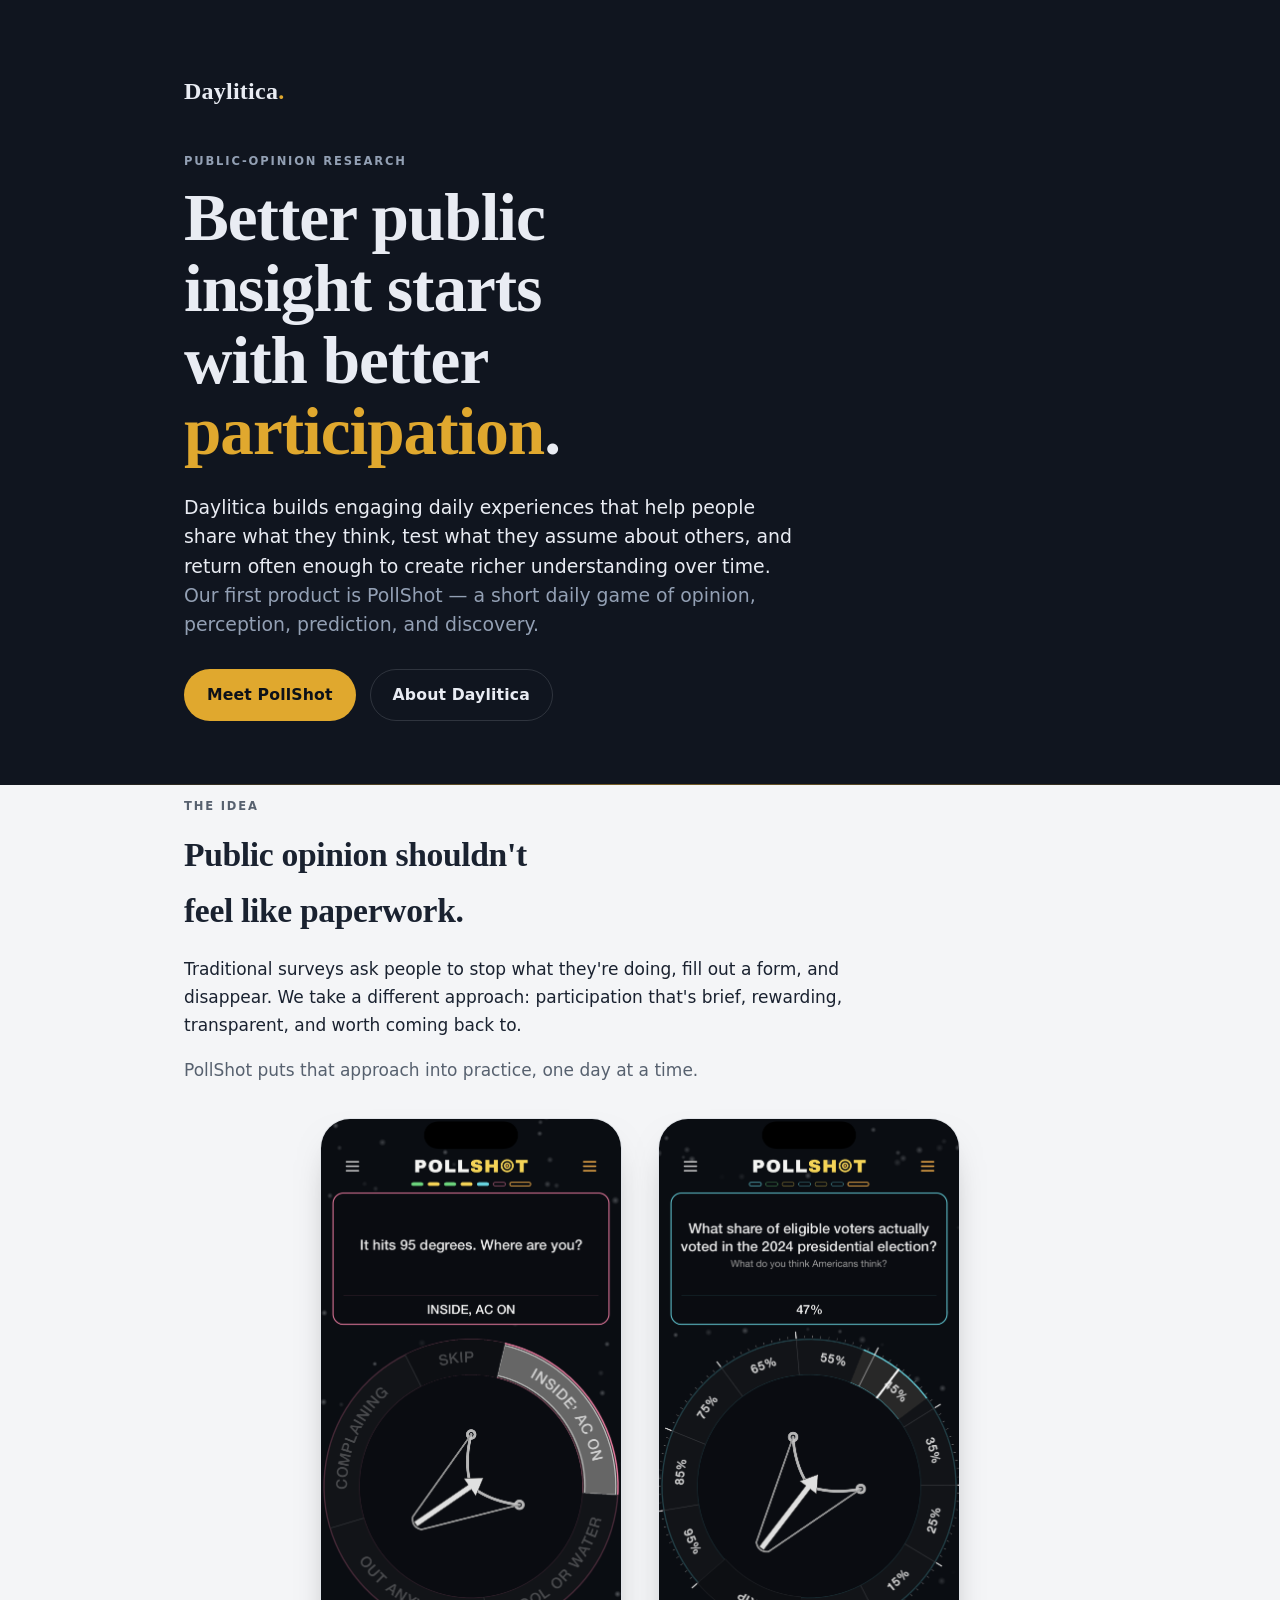
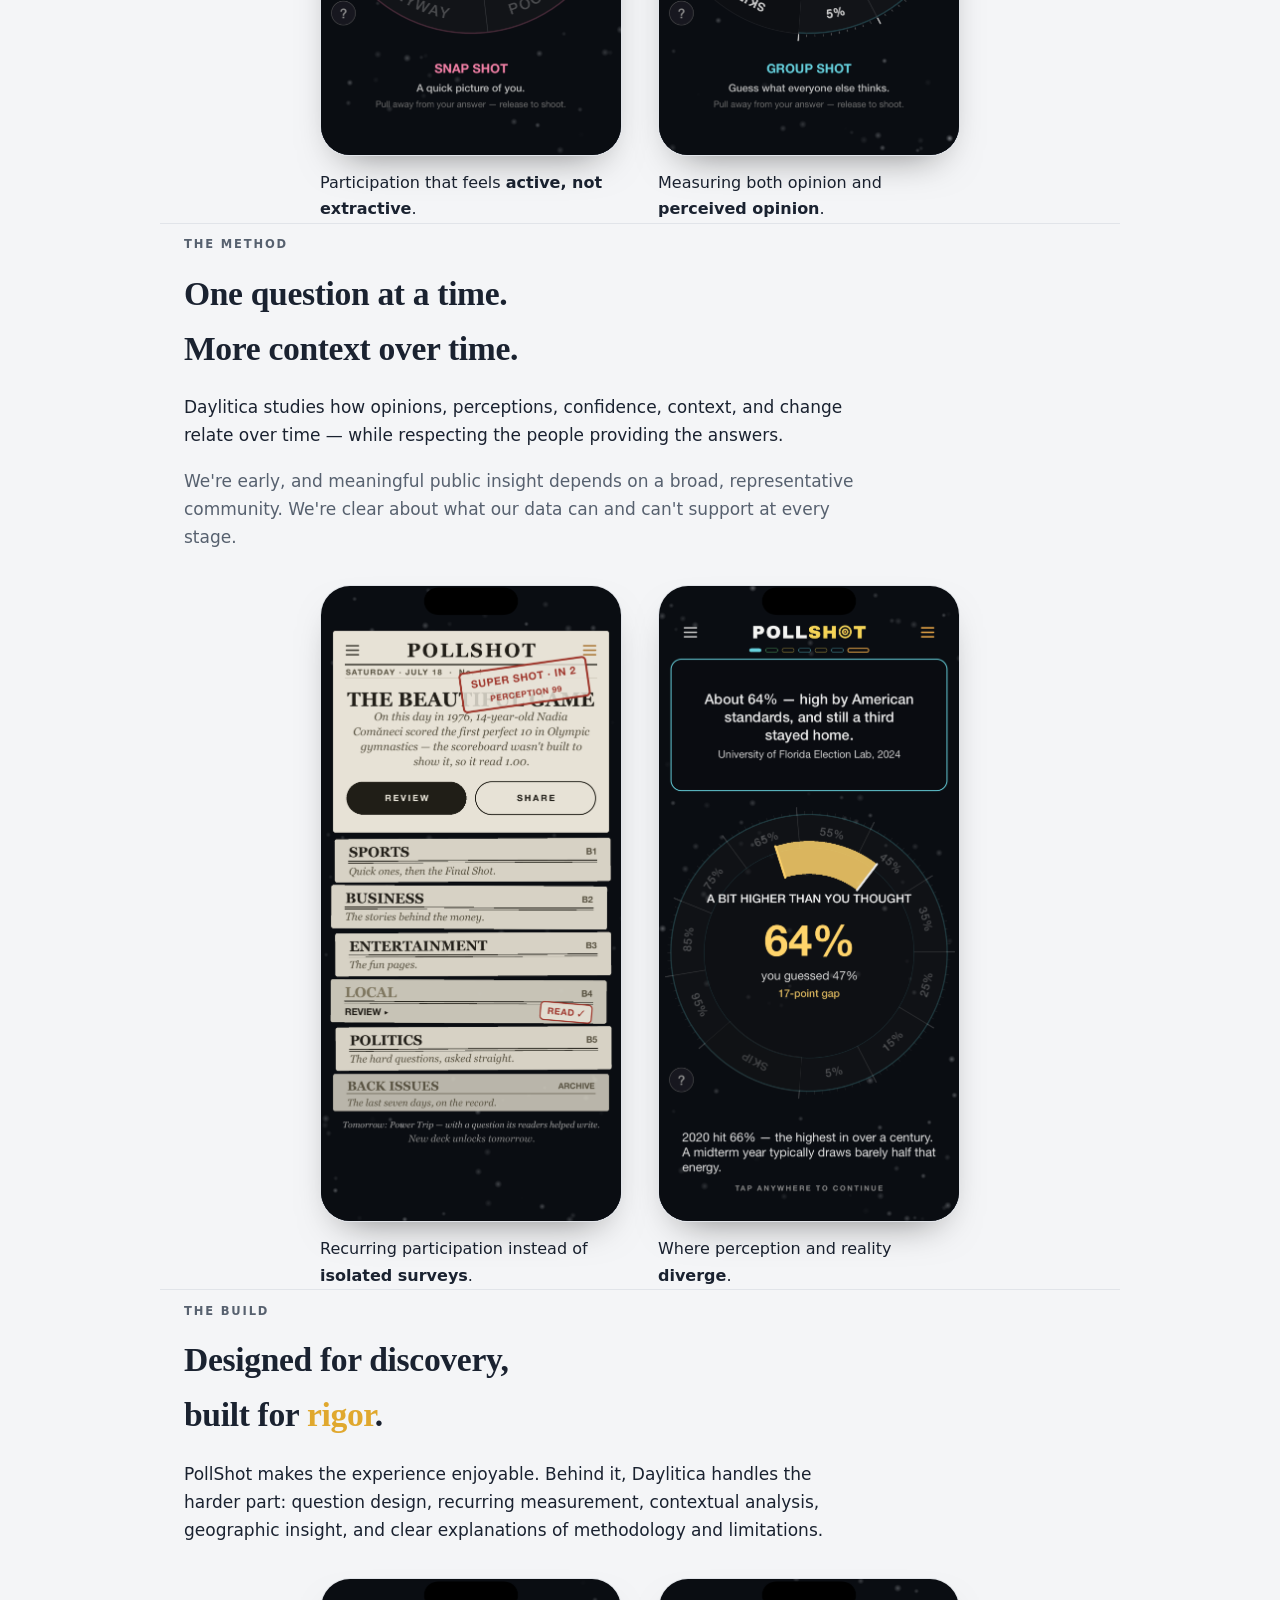
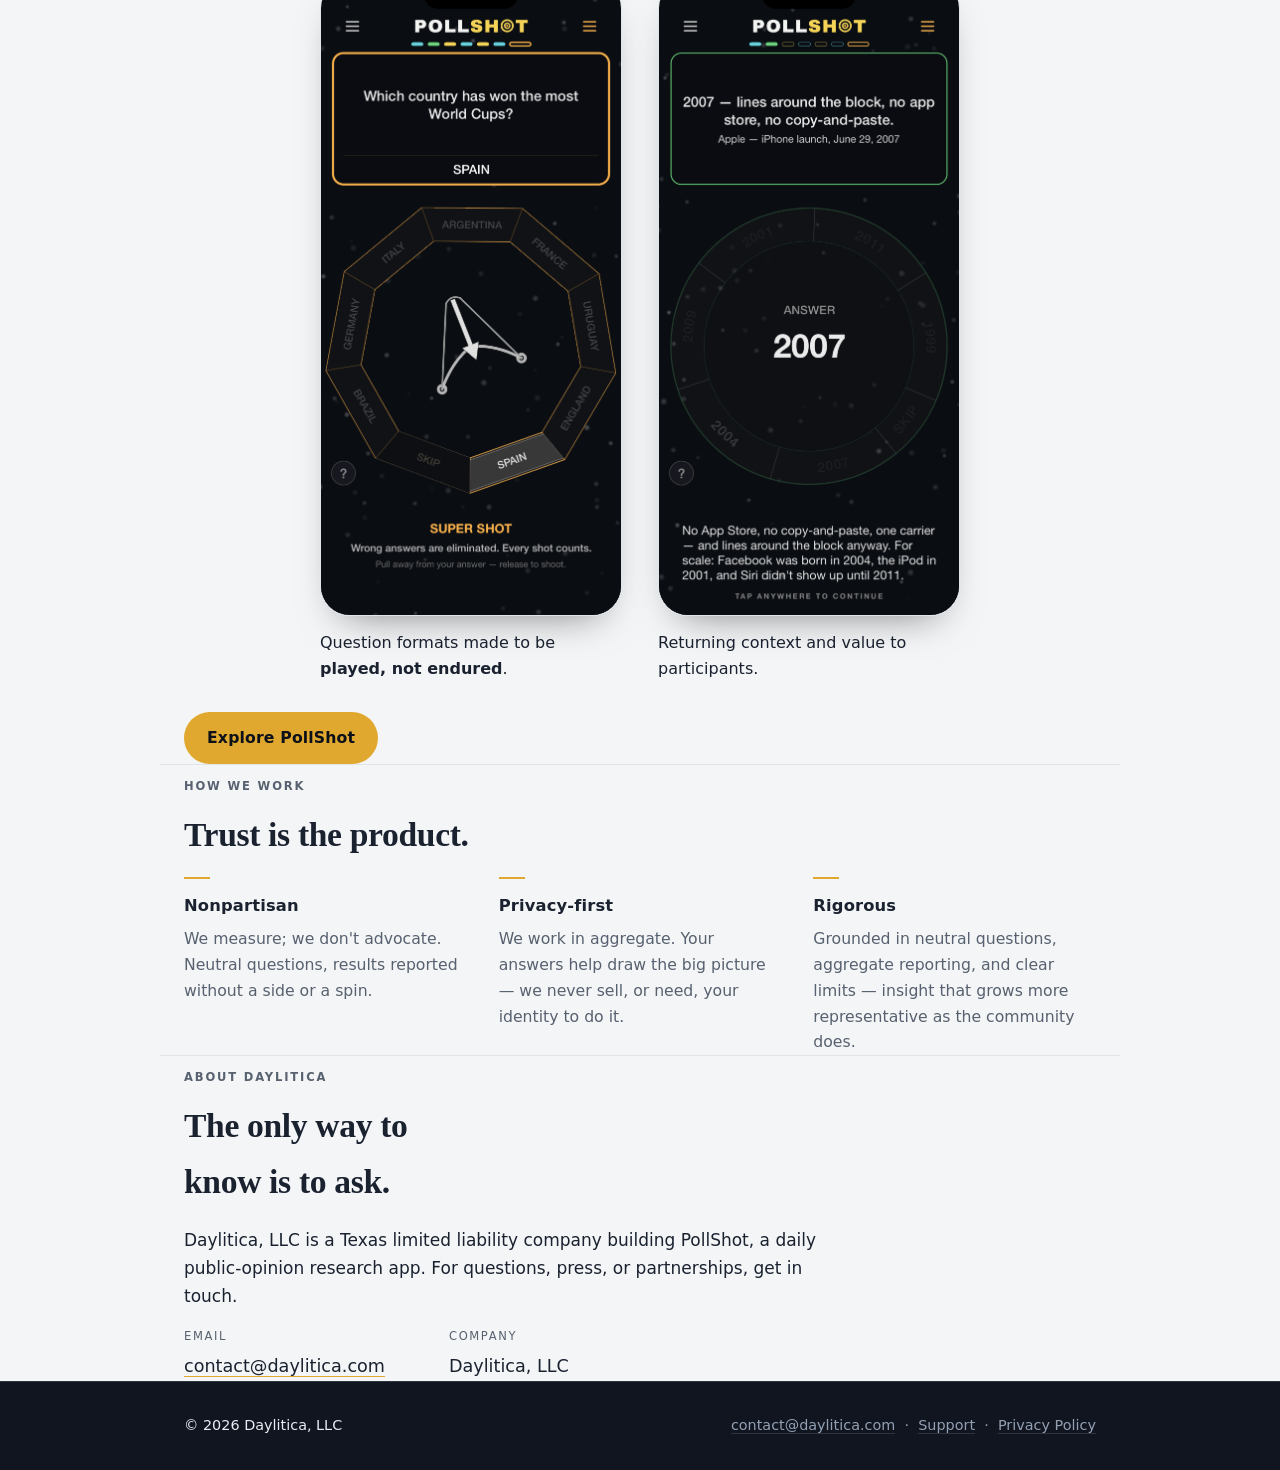
<file: index.html>
<!doctype html>
<html lang="en" data-brand="daylitica">
<head>
  <meta charset="utf-8">
  <title>Daylitica — better public insight starts with better participation</title>
  <meta name="viewport" content="width=device-width, initial-scale=1">
  <meta name="description" content="Daylitica, LLC builds engaging daily experiences that help people share what they think and test what they assume about others. Our first product is PollShot.">
  <link rel="stylesheet" href="style.css">
</head>
<body>
  <header class="hero">
    <div class="wrap">
      <p class="brand">Daylitica<span class="dot">.</span></p>
      <p class="eyebrow">Public-opinion research</p>
      <h1 class="thesis">Better public insight starts with better <em>participation</em>.</h1>
      <p class="lede">Daylitica builds engaging daily experiences that help people share what they think, test what they assume about others, and return often enough to create richer understanding over time. <span class="soft">Our first product is PollShot — a short daily game of opinion, perception, prediction, and discovery.</span></p>
      <div class="cta-row">
        <a class="btn btn-primary" href="https://pollshot.com">Meet PollShot</a>
        <a class="btn btn-ghost" href="#about">About Daylitica</a>
      </div>
    </div>
  </header>

  <main>
    <section class="wrap">
      <p class="eyebrow">The idea</p>
      <h2>Public opinion shouldn't feel like paperwork.</h2>
      <p>Traditional surveys ask people to stop what they're doing, fill out a form, and disappear. We take a different approach: participation that's brief, rewarding, transparent, and worth coming back to.</p>
      <p class="muted">PollShot puts that approach into practice, one day at a time.</p>
      <div class="shots two">
        <figure class="shot">
          <div class="shot-frame"><img src="img/shot-hero-dial.png" alt="A PollShot question answered on a radial dial rather than a form."></div>
          <figcaption class="shot-caption">Participation that feels <strong>active, not extractive</strong>.</figcaption>
        </figure>
        <figure class="shot">
          <div class="shot-frame"><img src="img/shot-group-guess.png" alt="A Group Shot asking the participant to estimate what others think."></div>
          <figcaption class="shot-caption">Measuring both opinion and <strong>perceived opinion</strong>.</figcaption>
        </figure>
      </div>
    </section>

    <section class="wrap">
      <p class="eyebrow">The method</p>
      <h2>One question at a time. More context over time.</h2>
      <p>Daylitica studies how opinions, perceptions, confidence, context, and change relate over time — while respecting the people providing the answers.</p>
      <p class="muted">We're early, and meaningful public insight depends on a broad, representative community. We're clear about what our data can and can't support at every stage.</p>
      <div class="shots two">
        <figure class="shot">
          <div class="shot-frame"><img src="img/shot-frontpage.png" alt="The PollShot daily edition front page, returning each day."></div>
          <figcaption class="shot-caption">Recurring participation instead of <strong>isolated surveys</strong>.</figcaption>
        </figure>
        <figure class="shot">
          <div class="shot-frame"><img src="img/shot-group-reveal.png" alt="A reveal showing the real figure against the participant's estimate, and the gap."></div>
          <figcaption class="shot-caption">Where perception and reality <strong>diverge</strong>.</figcaption>
        </figure>
      </div>
    </section>

    <section class="wrap">
      <p class="eyebrow">The build</p>
      <h2>Designed for discovery, built for <em>rigor</em>.</h2>
      <p>PollShot makes the experience enjoyable. Behind it, Daylitica handles the harder part: question design, recurring measurement, contextual analysis, geographic insight, and clear explanations of methodology and limitations.</p>
      <div class="shots two">
        <figure class="shot">
          <div class="shot-frame"><img src="img/shot-super.png" alt="A PollShot Super Shot, an interactive question format."></div>
          <figcaption class="shot-caption">Question formats made to be <strong>played, not endured</strong>.</figcaption>
        </figure>
        <figure class="shot">
          <div class="shot-frame"><img src="img/shot-reveal.png" alt="A reveal page returning context to the participant after they answer."></div>
          <figcaption class="shot-caption">Returning context and value to participants.</figcaption>
        </figure>
      </div>
      <div class="cta-row">
        <a class="btn btn-primary" href="https://pollshot.com">Explore PollShot</a>
      </div>
    </section>

    <section class="wrap">
      <p class="eyebrow">How we work</p>
      <h2>Trust is the product.</h2>
      <div class="cols">
        <div>
          <h3>Nonpartisan</h3>
          <p>We measure; we don't advocate. Neutral questions, results reported without a side or a spin.</p>
        </div>
        <div>
          <h3>Privacy-first</h3>
          <p>We work in aggregate. Your answers help draw the big picture — we never sell, or need, your identity to do it.</p>
        </div>
        <div>
          <h3>Rigorous</h3>
          <p>Grounded in neutral questions, aggregate reporting, and clear limits — insight that grows more representative as the community does.</p>
        </div>
      </div>
    </section>

    <section id="about" class="wrap">
      <p class="eyebrow">About Daylitica</p>
      <h2>The only way to know is to ask.</h2>
      <p>Daylitica, LLC is a Texas limited liability company building PollShot, a daily public-opinion research app. For questions, press, or partnerships, get in touch.</p>
      <div class="contact-grid">
        <div>
          <div class="label">Email</div>
          <div class="val"><a href="mailto:contact@daylitica.com">contact@daylitica.com</a></div>
        </div>
        <div>
          <div class="label">Company</div>
          <div class="val">Daylitica, LLC</div>
        </div>
      </div>
    </section>
  </main>

  <footer>
    <div class="wrap">
      <span class="legal">© 2026 Daylitica, LLC</span>
      <span><a href="mailto:contact@daylitica.com">contact@daylitica.com</a> &nbsp;·&nbsp; <a href="support.html">Support</a> &nbsp;·&nbsp; <a href="privacy.html">Privacy Policy</a></span>
    </div>
  </footer>
</body>
</html>
</file>
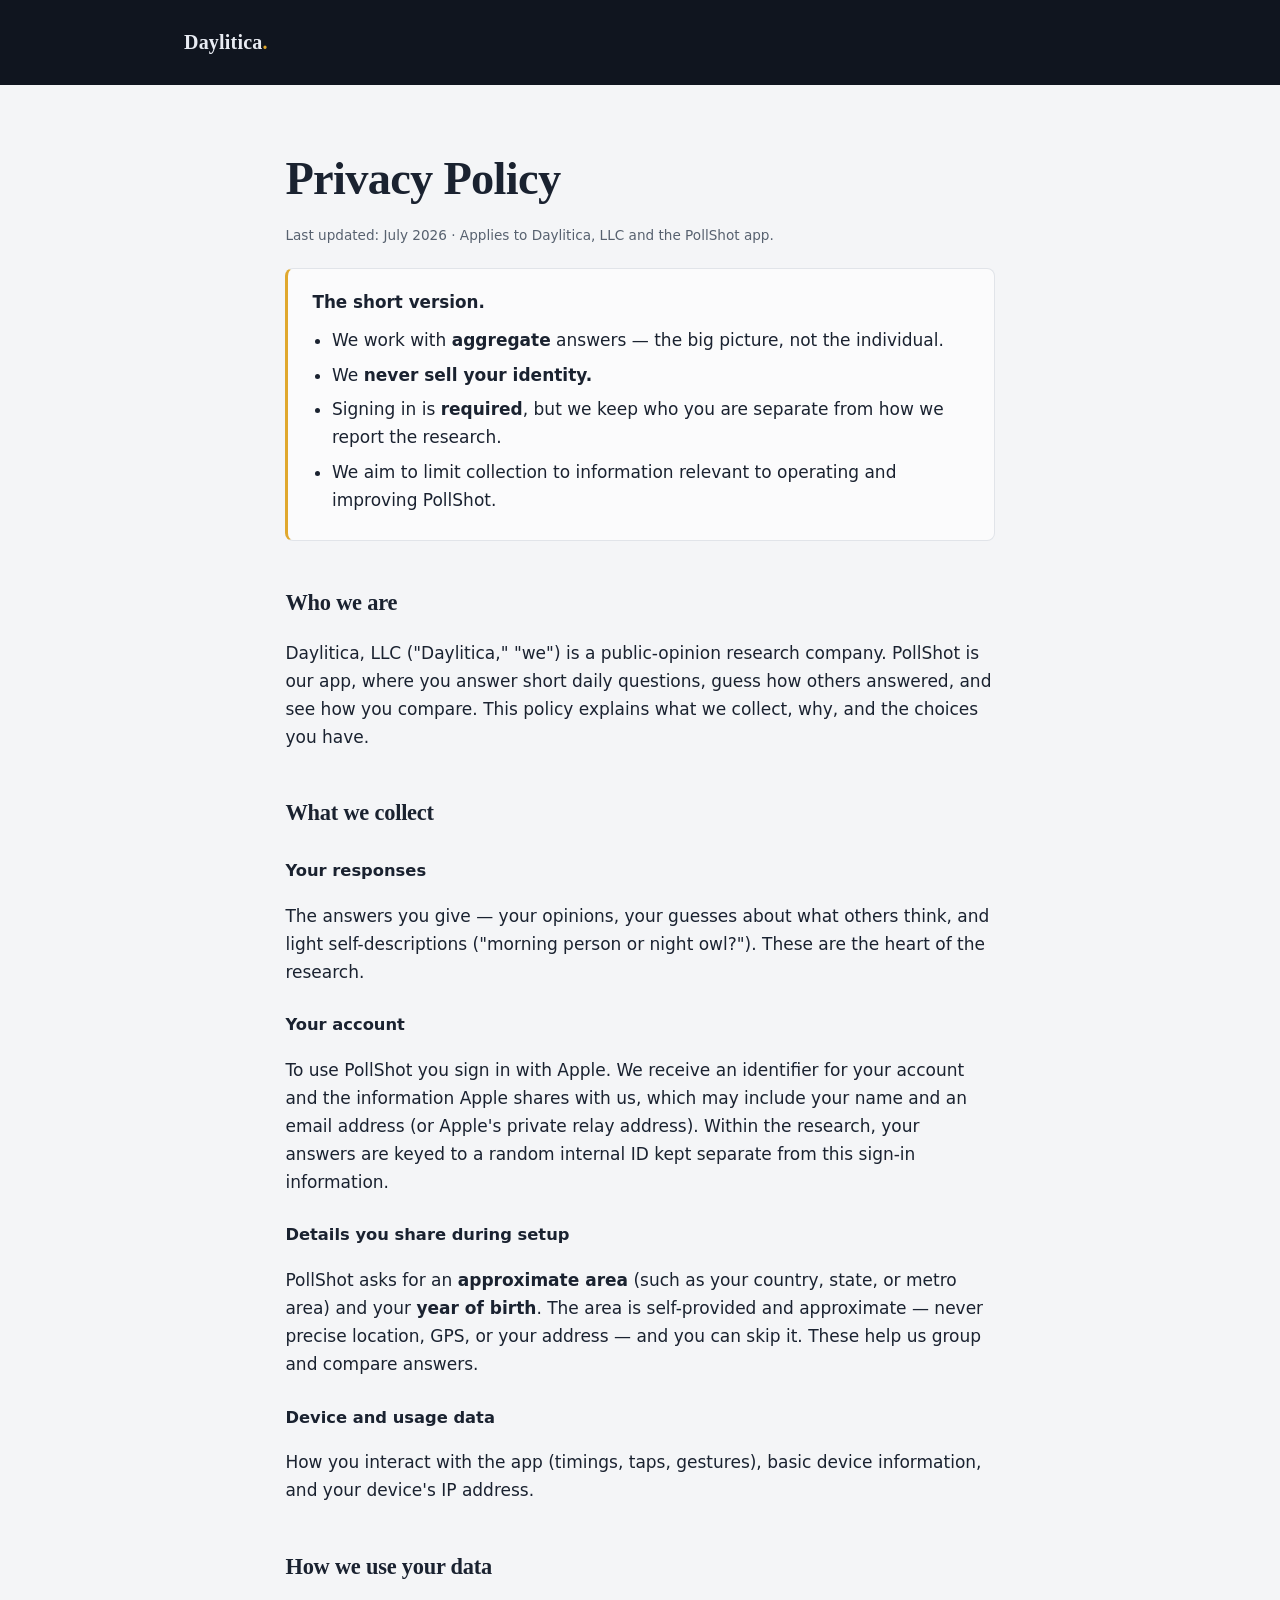
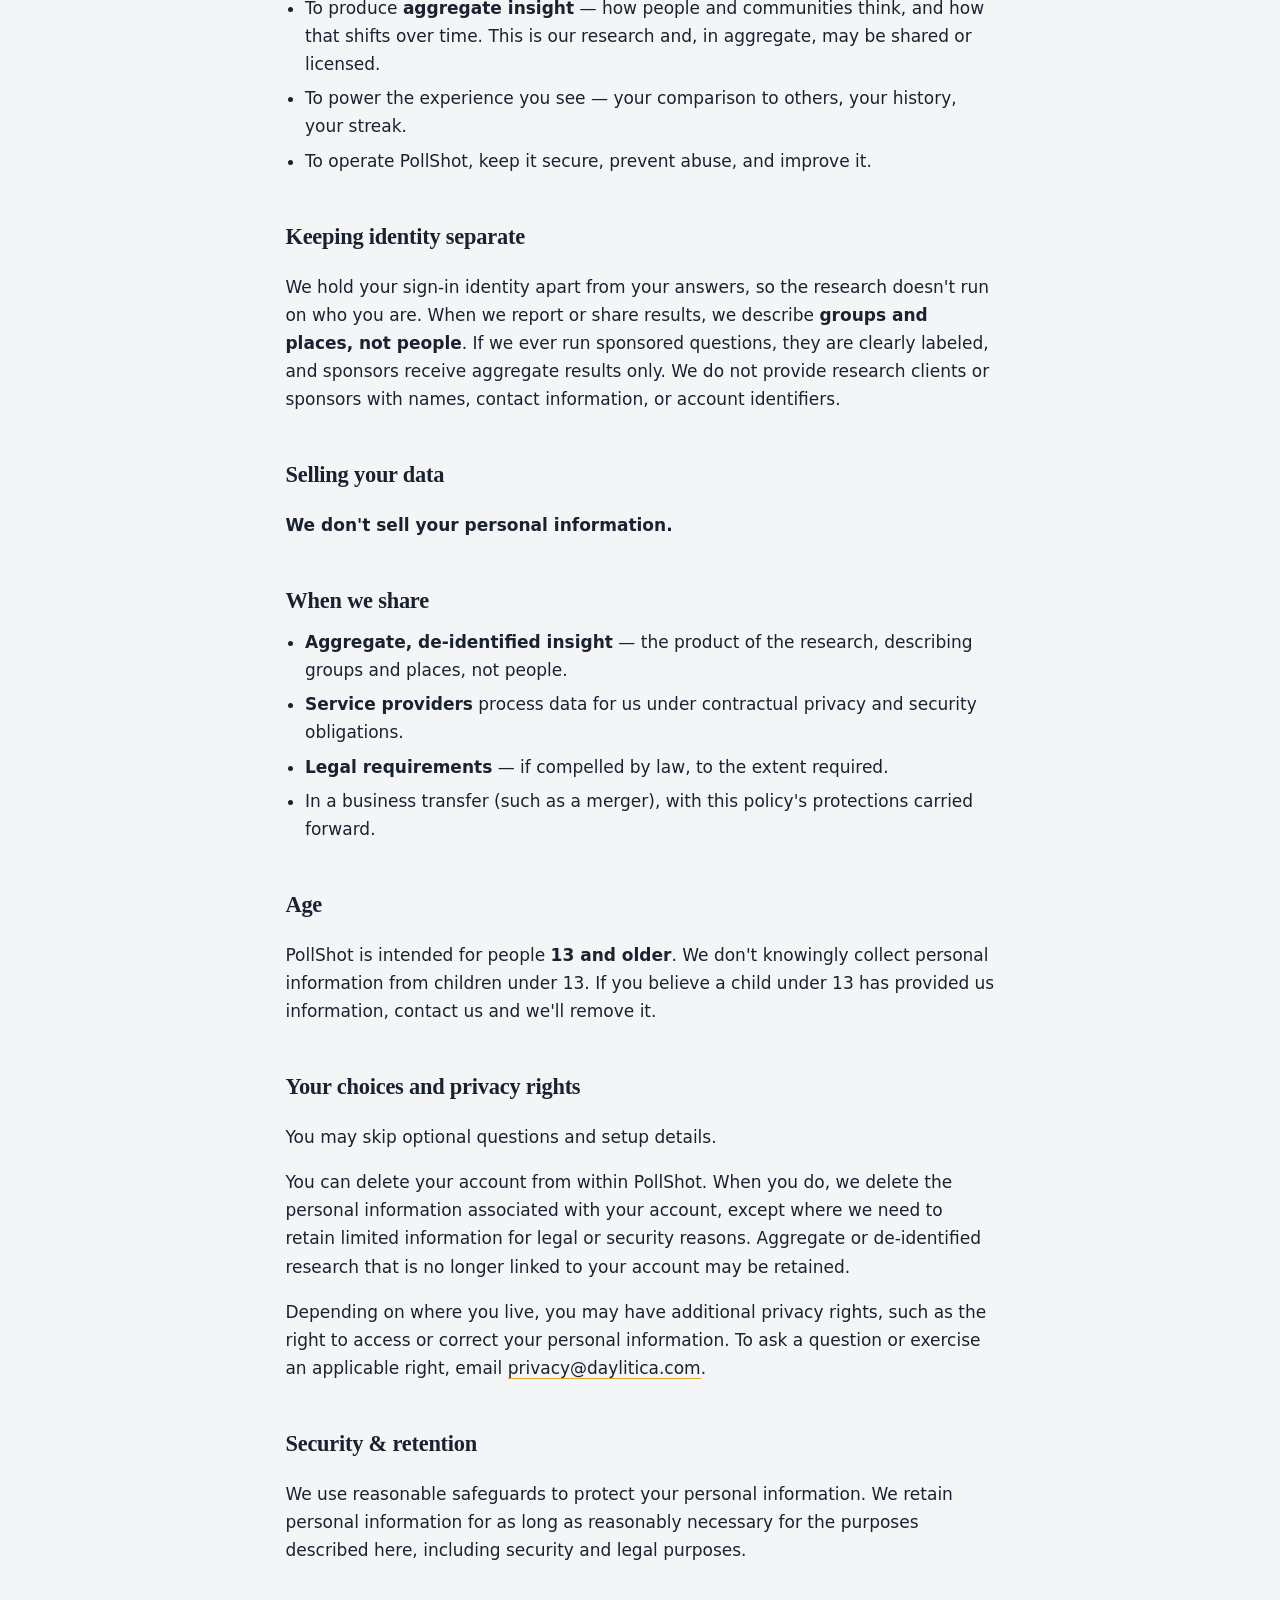
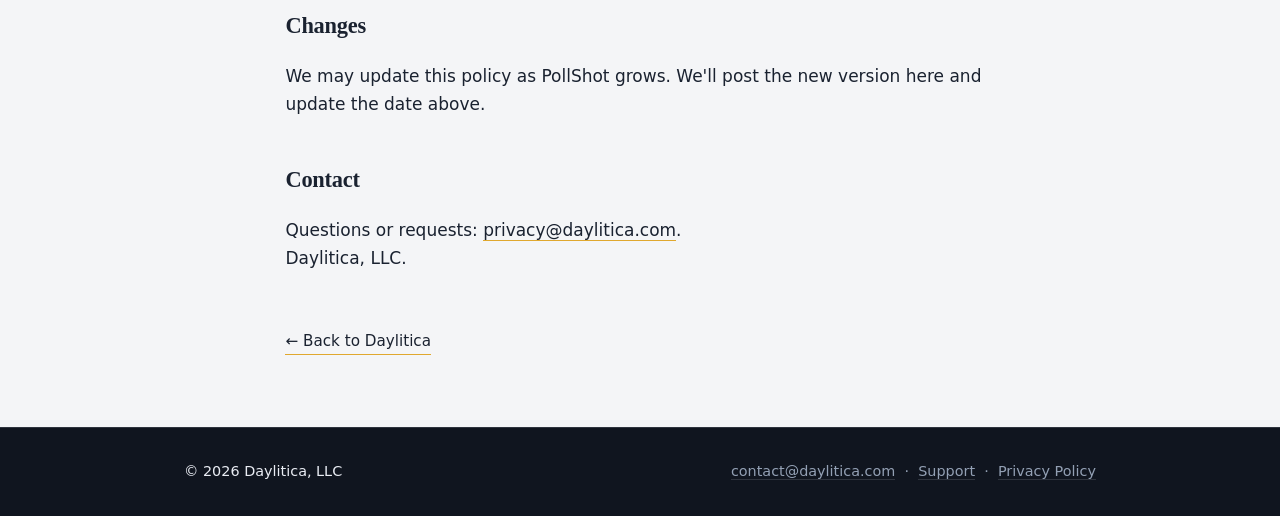
<file: privacy.html>
<!doctype html>
<html lang="en" data-brand="daylitica">
<head>
  <meta charset="utf-8">
  <title>Privacy Policy — Daylitica</title>
  <meta name="viewport" content="width=device-width, initial-scale=1">
  <meta name="description" content="How Daylitica, LLC and PollShot handle your data: in aggregate, pseudonymously, and never by selling your identity.">
  <link rel="stylesheet" href="style.css">
</head>
<body>
  <header class="doc-header">
    <div class="wrap">
      <p class="brand"><a href="index.html">Daylitica<span class="dot">.</span></a></p>
    </div>
  </header>

  <article class="doc">
    <h1>Privacy Policy</h1>
    <p class="updated">Last updated: July 2026 · Applies to Daylitica, LLC and the PollShot app.</p>

    <div class="summary">
      <p><strong>The short version.</strong></p>
      <ul>
        <li>We work with <strong>aggregate</strong> answers — the big picture, not the individual.</li>
        <li>We <strong>never sell your identity.</strong></li>
        <li>Signing in is <strong>required</strong>, but we keep who you are separate from how we report the research.</li>
        <li>We aim to limit collection to information relevant to operating and improving PollShot.</li>
      </ul>
    </div>

    <h2>Who we are</h2>
    <p>Daylitica, LLC ("Daylitica," "we") is a public-opinion research company. PollShot is our app, where you answer short daily questions, guess how others answered, and see how you compare. This policy explains what we collect, why, and the choices you have.</p>

    <h2>What we collect</h2>
    <h3>Your responses</h3>
    <p>The answers you give — your opinions, your guesses about what others think, and light self-descriptions ("morning person or night owl?"). These are the heart of the research.</p>
    <h3>Your account</h3>
    <p>To use PollShot you sign in with Apple. We receive an identifier for your account and the information Apple shares with us, which may include your name and an email address (or Apple's private relay address). Within the research, your answers are keyed to a random internal ID kept separate from this sign-in information.</p>
    <h3>Details you share during setup</h3>
    <p>PollShot asks for an <strong>approximate area</strong> (such as your country, state, or metro area) and your <strong>year of birth</strong>. The area is self-provided and approximate — never precise location, GPS, or your address — and you can skip it. These help us group and compare answers.</p>
    <h3>Device and usage data</h3>
    <p>How you interact with the app (timings, taps, gestures), basic device information, and your device's IP address.</p>

    <h2>How we use your data</h2>
    <ul>
      <li>To produce <strong>aggregate insight</strong> — how people and communities think, and how that shifts over time. This is our research and, in aggregate, may be shared or licensed.</li>
      <li>To power the experience you see — your comparison to others, your history, your streak.</li>
      <li>To operate PollShot, keep it secure, prevent abuse, and improve it.</li>
    </ul>

    <h2>Keeping identity separate</h2>
    <p>We hold your sign-in identity apart from your answers, so the research doesn't run on who you are. When we report or share results, we describe <strong>groups and places, not people</strong>. If we ever run sponsored questions, they are clearly labeled, and sponsors receive aggregate results only. We do not provide research clients or sponsors with names, contact information, or account identifiers.</p>

    <h2>Selling your data</h2>
    <p><strong>We don't sell your personal information.</strong></p>

    <h2>When we share</h2>
    <ul>
      <li><strong>Aggregate, de-identified insight</strong> — the product of the research, describing groups and places, not people.</li>
      <li><strong>Service providers</strong> process data for us under contractual privacy and security obligations.</li>
      <li><strong>Legal requirements</strong> — if compelled by law, to the extent required.</li>
      <li>In a business transfer (such as a merger), with this policy's protections carried forward.</li>
    </ul>

    <h2>Age</h2>
    <p>PollShot is intended for people <strong>13 and older</strong>. We don't knowingly collect personal information from children under 13. If you believe a child under 13 has provided us information, contact us and we'll remove it.</p>

    <h2>Your choices and privacy rights</h2>
    <p>You may skip optional questions and setup details.</p>
    <p>You can delete your account from within PollShot. When you do, we delete the personal information associated with your account, except where we need to retain limited information for legal or security reasons. Aggregate or de-identified research that is no longer linked to your account may be retained.</p>
    <p>Depending on where you live, you may have additional privacy rights, such as the right to access or correct your personal information. To ask a question or exercise an applicable right, email <a href="mailto:privacy@daylitica.com">privacy@daylitica.com</a>.</p>

    <h2>Security &amp; retention</h2>
    <p>We use reasonable safeguards to protect your personal information. We retain personal information for as long as reasonably necessary for the purposes described here, including security and legal purposes.</p>

    <h2>Changes</h2>
    <p>We may update this policy as PollShot grows. We'll post the new version here and update the date above.</p>

    <h2>Contact</h2>
    <p>Questions or requests: <a href="mailto:privacy@daylitica.com">privacy@daylitica.com</a>.<br>
    Daylitica, LLC.</p>

    <a class="back" href="index.html">← Back to Daylitica</a>
  </article>

  <footer>
    <div class="wrap">
      <span class="legal">© 2026 Daylitica, LLC</span>
      <span><a href="mailto:contact@daylitica.com">contact@daylitica.com</a> &nbsp;·&nbsp; <a href="support.html">Support</a> &nbsp;·&nbsp; <a href="privacy.html">Privacy Policy</a></span>
    </div>
  </footer>
</body>
</html>
</file>
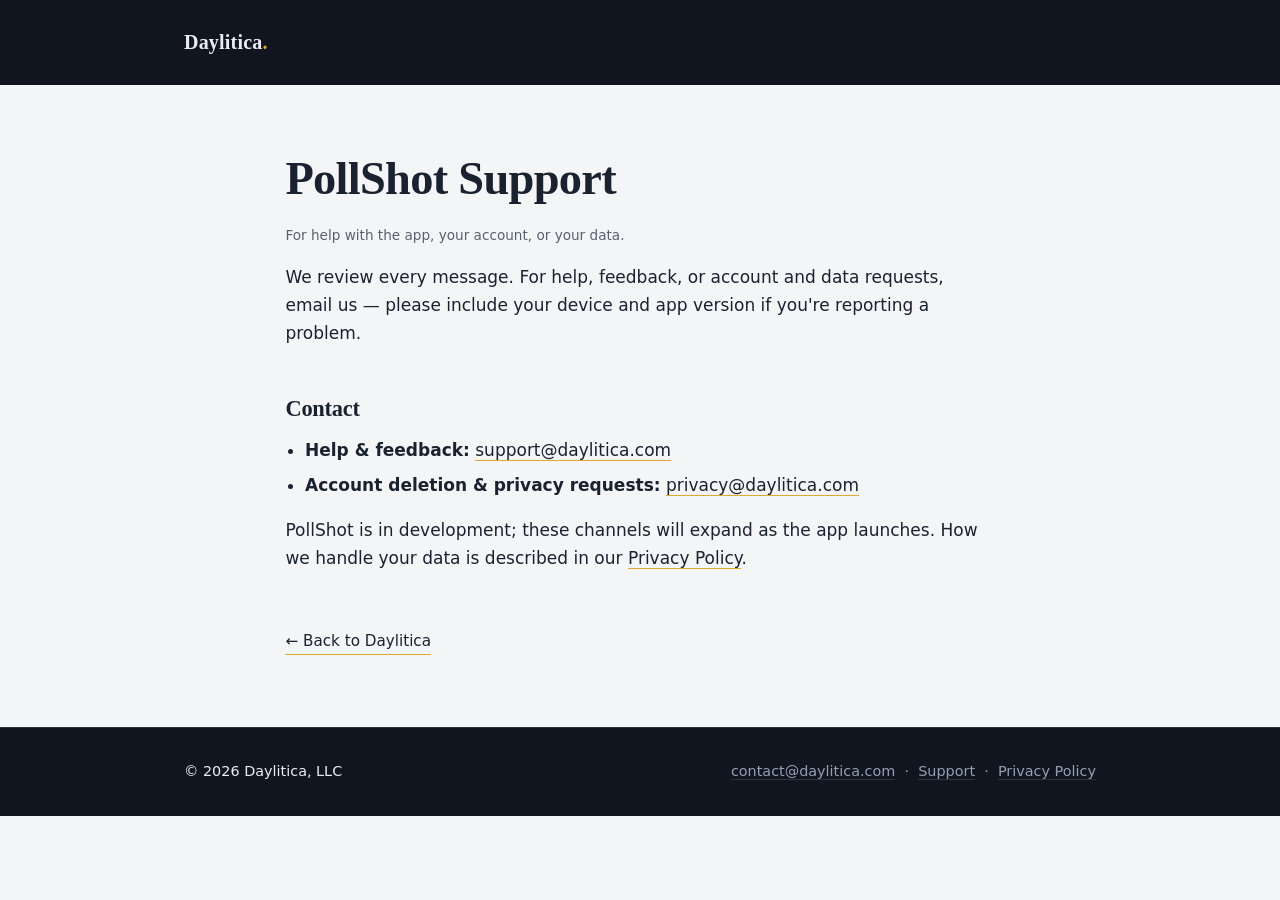
<file: support.html>
<!doctype html>
<html lang="en" data-brand="daylitica">
<head>
  <meta charset="utf-8">
  <title>Support — Daylitica</title>
  <meta name="viewport" content="width=device-width, initial-scale=1">
  <meta name="description" content="PollShot support: help, account deletion, privacy requests, and feedback for Daylitica, LLC.">
  <link rel="stylesheet" href="style.css">
</head>
<body>
  <header class="doc-header">
    <div class="wrap">
      <p class="brand"><a href="index.html">Daylitica<span class="dot">.</span></a></p>
    </div>
  </header>

  <article class="doc">
    <h1>PollShot Support</h1>
    <p class="updated">For help with the app, your account, or your data.</p>

    <p>We review every message. For help, feedback, or account and data requests, email us — please include your device and app version if you're reporting a problem.</p>

    <h2>Contact</h2>
    <ul>
      <li><strong>Help &amp; feedback:</strong> <a href="mailto:support@daylitica.com">support@daylitica.com</a></li>
      <li><strong>Account deletion &amp; privacy requests:</strong> <a href="mailto:privacy@daylitica.com">privacy@daylitica.com</a></li>
    </ul>

    <p class="muted">PollShot is in development; these channels will expand as the app launches. How we handle your data is described in our <a href="privacy.html">Privacy Policy</a>.</p>

    <a class="back" href="index.html">← Back to Daylitica</a>
  </article>

  <footer>
    <div class="wrap">
      <span class="legal">© 2026 Daylitica, LLC</span>
      <span><a href="mailto:contact@daylitica.com">contact@daylitica.com</a> &nbsp;·&nbsp; <a href="support.html">Support</a> &nbsp;·&nbsp; <a href="privacy.html">Privacy Policy</a></span>
    </div>
  </footer>
</body>
</html>
</file>
<file: style.css>
/* ============================================================
   Daylitica / PollShot shared design system.
   ONE stylesheet, byte-identical in both site repos.
   Brand is chosen by <html data-brand="pollshot|daylitica">.
   Components reference SEMANTIC tokens only (--bg, --fg, --accent…);
   the brand blocks below map the shared palette onto them.
   ============================================================ */

:root{
  /* Palette primitives (shared, identical across brands) */
  --ink:#10151F; --ink-2:#171F2E; --ink-3:#1E2839;
  --paper:#F4F5F7; --paper-2:#FBFBFC;
  --on-ink:#E9ECF3; --on-ink-soft:#93A0B4;
  --slate:#1A2230; --slate-soft:#57616F;
  --gold:#E0A82E; --teal:#4FB3B8; --teal-deep:#3E8E92;
  --serif:ui-serif,"New York",Georgia,"Times New Roman",serif;
  --sans:-apple-system,system-ui,"Segoe UI",Roboto,Helvetica,Arial,sans-serif;
  --measure:62ch;
  --radius:14px;
}

/* ---- Brand: Daylitica (light page, editorial, gold-forward) ---- */
[data-brand="daylitica"]{
  --bg:var(--paper); --surface:var(--paper-2); --surface-ink:var(--ink-2);
  --fg:var(--slate); --fg-soft:var(--slate-soft);
  --accent:var(--gold); --accent-2:var(--teal-deep);
  --line:#E1E4E9;
  --hero-bg:var(--ink); --hero-fg:var(--on-ink); --hero-fg-soft:var(--on-ink-soft);
  --hero-accent:var(--gold);
  --on-dark:var(--on-ink); --on-dark-soft:var(--on-ink-soft); --line-dark:rgba(233,236,243,.14);
}

/* ---- Brand: PollShot (dark throughout, playful, teal-forward) ---- */
[data-brand="pollshot"]{
  --bg:var(--ink); --surface:var(--ink-2); --surface-ink:var(--ink-3);
  --fg:var(--on-ink); --fg-soft:var(--on-ink-soft);
  --accent:var(--teal); --accent-2:var(--gold);
  --line:rgba(233,236,243,.14);
  --hero-bg:radial-gradient(120% 90% at 50% 0%,var(--ink-2),var(--ink) 70%);
  --hero-fg:var(--on-ink); --hero-fg-soft:var(--on-ink-soft);
  --hero-accent:var(--teal);
  --on-dark:var(--on-ink); --on-dark-soft:var(--on-ink-soft); --line-dark:rgba(233,236,243,.14);
}

*{box-sizing:border-box}
body{margin:0;background:var(--bg);color:var(--fg);font-family:var(--sans);
  font-size:17px;line-height:1.65;-webkit-font-smoothing:antialiased;text-rendering:optimizeLegibility}
.wrap{max-width:960px;margin:0 auto;padding:0 24px}
.eyebrow{font-size:.72rem;letter-spacing:.16em;text-transform:uppercase;font-weight:600;color:var(--fg-soft)}
a{color:var(--fg);text-decoration:none;border-bottom:1px solid var(--accent);transition:border-color .15s,color .15s,background .15s}
a:hover{border-bottom-color:var(--accent)}
a:focus-visible{outline:2px solid var(--accent);outline-offset:3px;border-radius:2px}
.muted{color:var(--fg-soft)}
em{font-style:normal}

/* ---- Hero ---- */
.hero{background:var(--hero-bg);color:var(--hero-fg);padding:72px 0 64px;position:relative;overflow:hidden}
.hero::after{content:"";position:absolute;left:0;right:0;bottom:0;height:1px;
  background:linear-gradient(90deg,transparent,var(--hero-accent),transparent);opacity:.5}
.hero .eyebrow{color:var(--hero-fg-soft)}
.hero a:not(.btn){color:var(--hero-fg)}
.brand{font-family:var(--serif);font-weight:700;font-size:1.5rem;letter-spacing:.01em;margin:0 0 40px}
.brand a{border:0;color:inherit}
.brand .dot{color:var(--accent)}
.thesis{font-family:var(--serif);font-weight:600;font-size:clamp(2.4rem,7vw,4.2rem);line-height:1.06;
  letter-spacing:-.015em;text-wrap:balance;margin:.5rem 0 0;max-width:15ch}
.thesis em{color:var(--hero-accent)}
.lede{font-size:1.18rem;line-height:1.55;color:var(--hero-fg);max-width:52ch;margin:26px 0 0}
.lede .soft{color:var(--hero-fg-soft)}
.status{margin-top:26px;display:inline-block;font-size:.8rem;letter-spacing:.1em;
  text-transform:uppercase;color:var(--hero-fg-soft);border:1px solid var(--line-dark);border-radius:999px;padding:6px 14px}

/* CTA buttons */
.cta-row{display:flex;flex-wrap:wrap;gap:14px;margin-top:30px}
.btn{display:inline-block;font-size:.98rem;font-weight:600;letter-spacing:.01em;
  padding:12px 22px;border-radius:999px;border:1px solid transparent;cursor:pointer;transition:transform .12s,background .15s,border-color .15s}
.btn-primary{background:var(--accent);color:#0C1119;border-color:var(--accent)}
.btn-primary:hover{transform:translateY(-1px)}
.btn-ghost{background:transparent;color:var(--fg);border-color:var(--line)}
.btn-ghost:hover{border-color:var(--accent)}
.hero .btn-ghost{color:var(--hero-fg);border-color:var(--line-dark)}
.hero .btn-ghost:hover{border-color:var(--hero-accent)}
a.btn{border-bottom:1px solid transparent}

/* ---- Sections ---- */
section{padding:66px 0;border-top:1px solid var(--line)}
section:first-of-type{border-top:0}
h2{font-family:var(--serif);font-weight:600;font-size:clamp(1.7rem,3.6vw,2.1rem);letter-spacing:-.01em;
  text-wrap:balance;margin:.4rem 0 .9rem;max-width:24ch}
h2 em{color:var(--accent)}
p{max-width:var(--measure)}
.lead-p{font-size:1.12rem;color:var(--fg)}

/* ---- Product-shot figures (screenshot slots) ---- */
.shots{display:grid;gap:40px 36px;margin-top:34px}
.shots.two{grid-template-columns:repeat(2,1fr);max-width:640px;margin-inline:auto}
.shots.three{grid-template-columns:repeat(3,1fr)}
.shot{margin:0;display:flex;flex-direction:column;gap:14px}
.shot-frame{position:relative;aspect-ratio:9/19;border-radius:30px;overflow:hidden;
  background:linear-gradient(180deg,var(--surface),var(--surface-ink));
  border:1px solid var(--line);box-shadow:0 18px 40px -22px rgba(0,0,0,.55)}
.shot-frame img{position:absolute;inset:0;width:100%;height:100%;object-fit:cover;display:block}
/* Placeholder note — shows the capture instruction until a real <img> is dropped in.
   Authoring aid: it's hidden automatically once the frame contains an image. */
.shot-frame[data-shot]::before{content:"SHOT";position:absolute;top:14px;left:14px;
  font-size:.6rem;letter-spacing:.18em;font-weight:700;color:var(--accent);opacity:.85}
.shot-frame[data-shot]::after{content:attr(data-shot);position:absolute;inset:auto 18px 18px;top:44px;
  display:flex;align-items:center;font-size:.82rem;line-height:1.5;color:var(--fg-soft);
  font-family:var(--sans)}
.shot-frame:has(img)::before,.shot-frame:has(img)::after{display:none}
.shot-caption{font-size:1rem;color:var(--fg);max-width:34ch;margin:0}
.shot-caption strong{font-weight:650}

/* Hero composition: two equal shots side by side (matches the section pairs) */
.hero-shots{display:grid;grid-template-columns:1fr 1fr;gap:36px;margin:44px auto 0;max-width:640px}
.hero-shots .shot-frame{box-shadow:0 26px 60px -28px rgba(0,0,0,.7)}

/* ---- Shot-type grid (YOUR / GROUP / LONG / SUPER) ---- */
.shot-types{display:grid;grid-template-columns:repeat(2,1fr);gap:20px;margin-top:30px}
.shot-type{background:var(--surface);border:1px solid var(--line);border-radius:12px;padding:22px 24px}
.shot-type .kicker{font-size:.72rem;letter-spacing:.16em;text-transform:uppercase;font-weight:700;color:var(--accent);margin:0 0 8px}
.shot-type p{margin:0;font-size:1.02rem;color:var(--fg);max-width:none}

/* ---- Columns (how-it-plays / principles) ---- */
.cols{display:grid;grid-template-columns:repeat(3,1fr);gap:36px 32px;margin-top:12px}
.cols h3{font-size:1.02rem;font-weight:700;margin:0 0 6px;letter-spacing:.01em}
.cols h3::before{content:"";display:block;width:26px;height:2px;background:var(--accent);margin-bottom:14px}
.cols p{font-size:.98rem;color:var(--fg-soft);max-width:34ch;margin:0}
.cols em{color:var(--fg)}

/* ---- PollShot band (used on Daylitica's page) ---- */
.product{background:var(--surface-ink);color:var(--on-dark);border-radius:var(--radius);padding:40px 40px 44px;display:grid;gap:8px}
.product .eyebrow{color:var(--teal)}
.product h2{color:var(--on-dark)}
.product p{color:var(--on-dark);max-width:56ch}
.product .status{margin-top:14px;color:var(--on-dark-soft);border-color:var(--line-dark)}

/* ---- Contact grid ---- */
.contact-grid{display:flex;flex-wrap:wrap;gap:40px 64px;margin-top:8px}
.contact-grid .label{font-size:.72rem;letter-spacing:.14em;text-transform:uppercase;color:var(--fg-soft);margin-bottom:6px}
.contact-grid .val{font-size:1.1rem}

/* ---- Closing band ---- */
.closer{text-align:left}
.closer h2{max-width:20ch}

/* ---- Footer (always dark) ---- */
footer{background:var(--ink);color:var(--on-dark-soft);padding:32px 0;font-size:.9rem;border-top:1px solid var(--line-dark)}
footer .wrap{display:flex;flex-wrap:wrap;gap:8px 28px;align-items:center;justify-content:space-between}
footer a{color:var(--on-dark-soft);border-bottom-color:var(--line-dark)}
footer a:hover{color:var(--on-dark)}
footer .legal{color:var(--on-dark)}

/* ---- Document pages (privacy / support) ---- */
.doc-header{background:var(--ink);color:var(--on-dark);padding:26px 0}
.doc-header .brand{margin:0;font-size:1.25rem}
.doc-header a{color:var(--on-dark)}
.doc{max-width:70ch;margin:0 auto;padding:56px 24px 72px}
.doc h1{font-family:var(--serif);font-weight:600;font-size:clamp(2rem,5vw,2.9rem);letter-spacing:-.015em;margin:0 0 6px;text-wrap:balance}
.doc .updated{font-size:.85rem;color:var(--fg-soft);margin:0 0 8px}
.doc h2{font-family:var(--serif);font-size:1.4rem;margin:44px 0 4px;max-width:none}
.doc h3{font-size:1.02rem;font-weight:700;margin:26px 0 2px}
.doc p,.doc li{max-width:none;color:var(--fg)}
.doc ul{padding-left:1.15em;margin:.5rem 0}
.doc li{margin:.4rem 0}
.doc li strong{font-weight:650}
.summary{background:var(--surface);border:1px solid var(--line);border-left:3px solid var(--accent);
  border-radius:8px;padding:20px 24px;margin:22px 0 8px}
.summary p{margin:0;font-size:1.05rem}
.summary ul{margin:.6rem 0 0}
.back{display:inline-block;margin-top:40px;font-size:.95rem}

/* ---- Responsive ---- */
@media (max-width:760px){
  .shots.three{grid-template-columns:repeat(2,1fr)}
  .shot-types{grid-template-columns:1fr}
}
@media (max-width:640px){
  body{font-size:16px}
  .cols{grid-template-columns:1fr;gap:28px}
  .shots.two,.shots.three{grid-template-columns:1fr;max-width:360px}
  .product{padding:30px 26px 34px}
  section{padding:50px 0}
  .hero{padding:56px 0 48px}
  .doc{padding:40px 20px 56px}
}
@media (prefers-reduced-motion:reduce){*{transition:none!important}}
</file>
